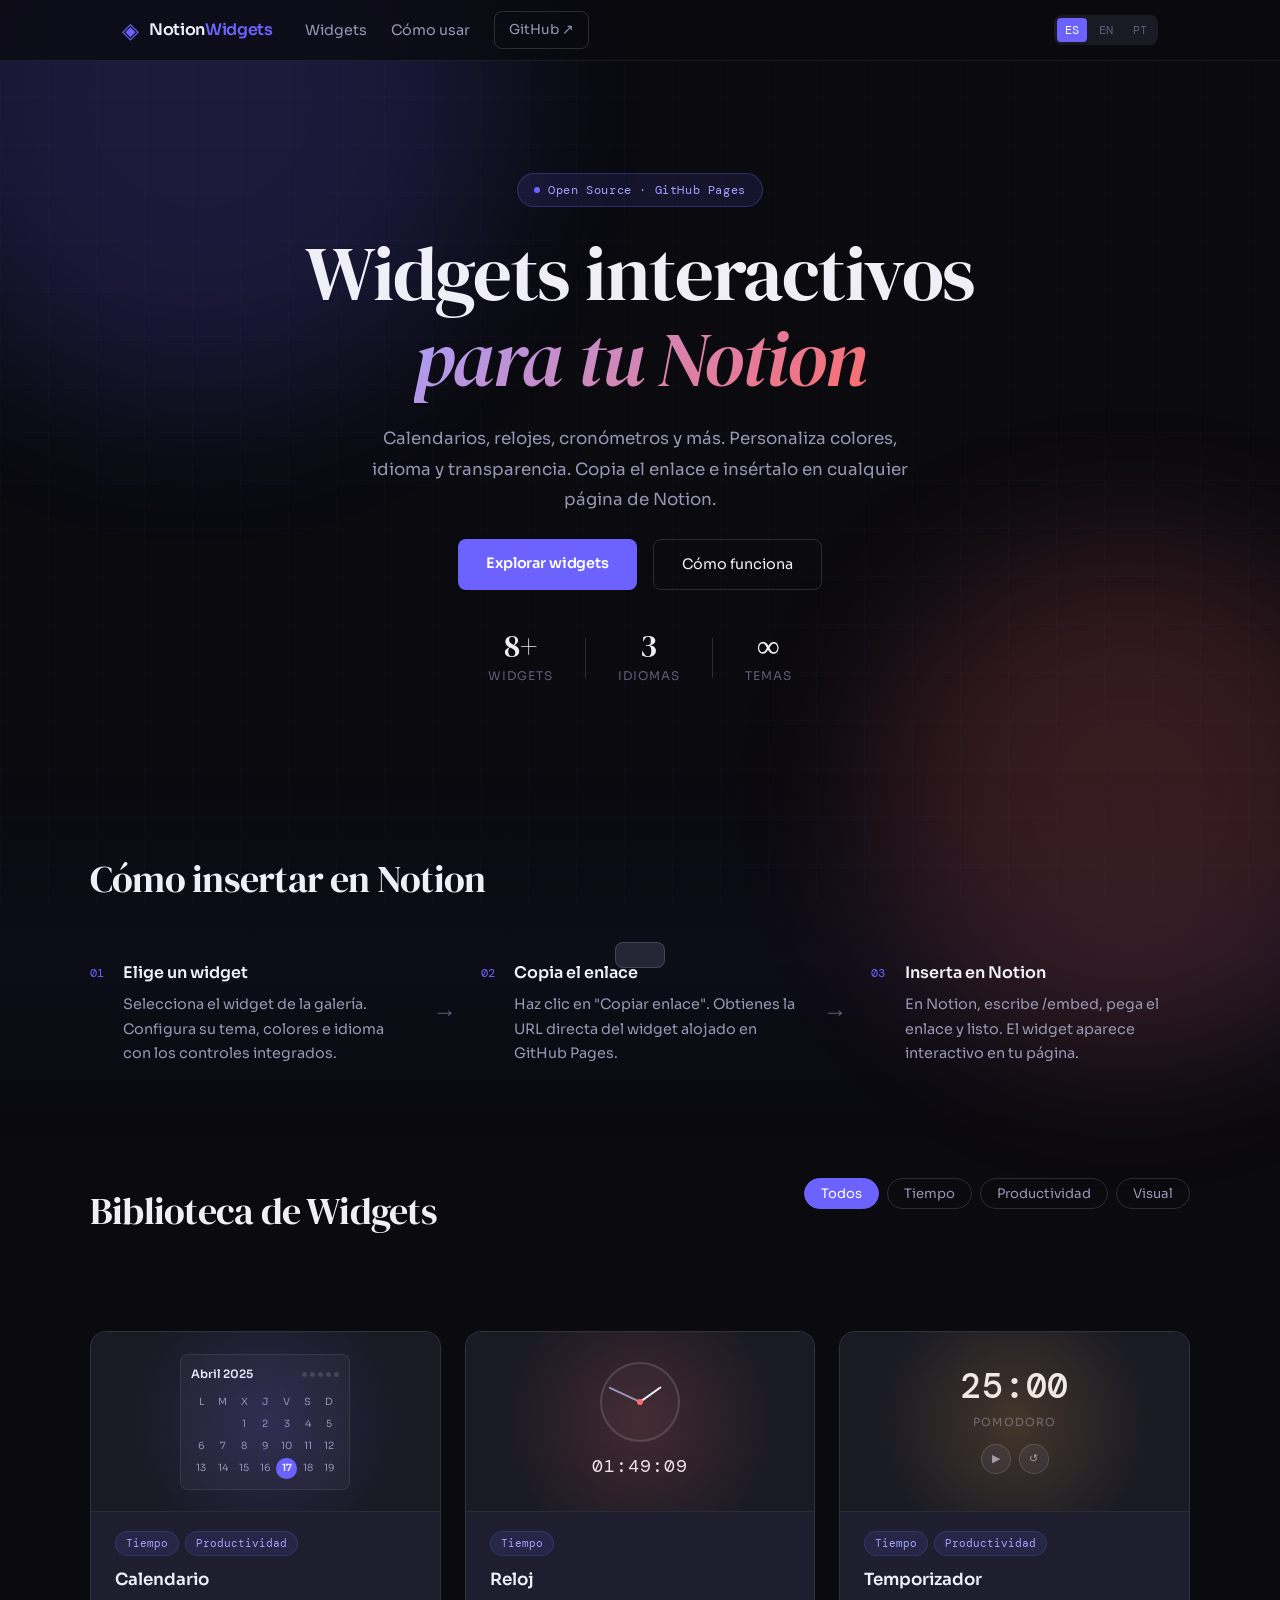
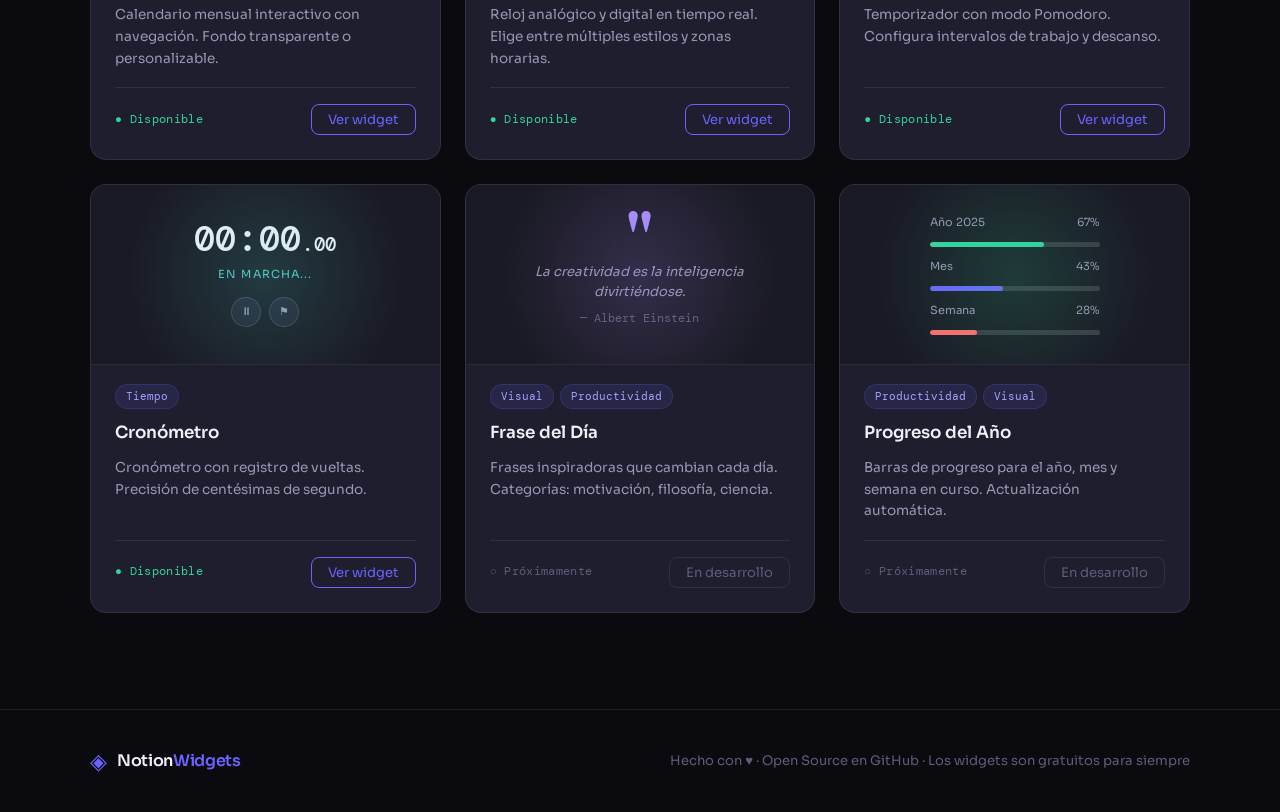
<file: index.html>
<!DOCTYPE html>
<html lang="es">
<head>
  <meta charset="UTF-8" />
  <meta name="viewport" content="width=device-width, initial-scale=1.0" />
  <title>Notion Widgets Hub</title>
  <link rel="preconnect" href="https://fonts.googleapis.com" />
  <link rel="preconnect" href="https://fonts.gstatic.com" crossorigin />
  <link href="https://fonts.googleapis.com/css2?family=DM+Serif+Display:ital@0;1&family=DM+Mono:wght@400;500&family=Sora:wght@300;400;600&display=swap" rel="stylesheet" />
  <link rel="stylesheet" href="styles.css" />
</head>
<body>

  <!-- BACKGROUND GRID -->
  <div class="bg-grid" aria-hidden="true"></div>
  <div class="bg-orb orb-1" aria-hidden="true"></div>
  <div class="bg-orb orb-2" aria-hidden="true"></div>

  <!-- NAV -->
  <nav class="nav">
    <div class="nav-inner">
      <a href="#" class="logo">
        <span class="logo-icon">◈</span>
        <span class="logo-text">Notion<em>Widgets</em></span>
      </a>
      <div class="nav-links">
        <a href="#widgets">Widgets</a>
        <a href="#how">Cómo usar</a>
        <a href="https://github.com/TU_USUARIO/notion-widgets-hub" target="_blank" class="btn-ghost">GitHub ↗</a>
      </div>
      <div class="lang-switch">
        <button class="lang-btn active" data-lang="es">ES</button>
        <button class="lang-btn" data-lang="en">EN</button>
        <button class="lang-btn" data-lang="pt">PT</button>
      </div>
    </div>
  </nav>

  <!-- HERO -->
  <header class="hero">
    <div class="hero-inner">
      <div class="hero-badge">
        <span class="dot"></span>
        <span data-i18n="badge">Open Source · GitHub Pages</span>
      </div>
      <h1 class="hero-title">
        <span data-i18n="hero_line1">Widgets interactivos</span><br/>
        <em data-i18n="hero_line2">para tu Notion</em>
      </h1>
      <p class="hero-sub" data-i18n="hero_sub">
        Calendarios, relojes, cronómetros y más. Personaliza colores, idioma y transparencia. Copia el enlace e insértalo en cualquier página de Notion.
      </p>
      <div class="hero-actions">
        <a href="#widgets" class="btn-primary" data-i18n="cta_explore">Explorar widgets</a>
        <a href="#how" class="btn-outline" data-i18n="cta_how">Cómo funciona</a>
      </div>
      <div class="hero-stats">
        <div class="stat"><span class="stat-num">8+</span><span class="stat-label" data-i18n="stat_widgets">Widgets</span></div>
        <div class="stat-sep"></div>
        <div class="stat"><span class="stat-num">3</span><span class="stat-label" data-i18n="stat_langs">Idiomas</span></div>
        <div class="stat-sep"></div>
        <div class="stat"><span class="stat-num">∞</span><span class="stat-label" data-i18n="stat_themes">Temas</span></div>
      </div>
    </div>
  </header>

  <!-- HOW TO USE -->
  <section class="how" id="how">
    <div class="container">
      <h2 class="section-title" data-i18n="how_title">Cómo insertar en Notion</h2>
      <div class="steps">
        <div class="step">
          <div class="step-num">01</div>
          <div class="step-body">
            <h3 data-i18n="step1_title">Elige un widget</h3>
            <p data-i18n="step1_desc">Selecciona el widget de la galería. Configura su tema, colores e idioma con los controles integrados.</p>
          </div>
        </div>
        <div class="step-arrow">→</div>
        <div class="step">
          <div class="step-num">02</div>
          <div class="step-body">
            <h3 data-i18n="step2_title">Copia el enlace</h3>
            <p data-i18n="step2_desc">Haz clic en <strong>"Copiar enlace"</strong>. Obtienes la URL directa del widget alojado en GitHub Pages.</p>
          </div>
        </div>
        <div class="step-arrow">→</div>
        <div class="step">
          <div class="step-num">03</div>
          <div class="step-body">
            <h3 data-i18n="step3_title">Inserta en Notion</h3>
            <p data-i18n="step3_desc">En Notion, escribe <code>/embed</code>, pega el enlace y listo. El widget aparece interactivo en tu página.</p>
          </div>
        </div>
      </div>
    </div>
  </section>

  <!-- WIDGET GALLERY -->
  <section class="gallery" id="widgets">
    <div class="container">
      <div class="gallery-header">
        <h2 class="section-title" data-i18n="gallery_title">Biblioteca de Widgets</h2>
        <div class="filter-tabs">
          <button class="filter-btn active" data-filter="all" data-i18n="filter_all">Todos</button>
          <button class="filter-btn" data-filter="time" data-i18n="filter_time">Tiempo</button>
          <button class="filter-btn" data-filter="productivity" data-i18n="filter_prod">Productividad</button>
          <button class="filter-btn" data-filter="visual" data-i18n="filter_visual">Visual</button>
        </div>
      </div>

      <div class="grid" id="widgetGrid">

        <!-- CALENDAR -->
        <article class="card" data-category="time productivity">
          <div class="card-preview" style="--card-accent: #6C63FF;">
            <div class="preview-calendar">
              <div class="cal-header">
                <span class="cal-month">Abril 2025</span>
                <div class="cal-dots"><span></span><span></span><span></span><span></span><span></span></div>
              </div>
              <div class="cal-grid">
                <span>L</span><span>M</span><span>X</span><span>J</span><span>V</span><span>S</span><span>D</span>
                <span class="empty"></span><span class="empty"></span><span>1</span><span>2</span><span>3</span><span>4</span><span>5</span>
                <span>6</span><span>7</span><span>8</span><span>9</span><span>10</span><span>11</span><span>12</span>
                <span>13</span><span>14</span><span>15</span><span>16</span><span class="today">17</span><span>18</span><span>19</span>
              </div>
            </div>
          </div>
          <div class="card-body">
            <div class="card-tags">
              <span class="tag" data-i18n="tag_time">Tiempo</span>
              <span class="tag" data-i18n="tag_prod">Productividad</span>
            </div>
            <h3 data-i18n="widget_cal">Calendario</h3>
            <p data-i18n="widget_cal_desc">Calendario mensual interactivo con navegación. Fondo transparente o personalizable.</p>
            <div class="card-footer">
              <div class="status-badge ready" data-i18n="status_ready">● Disponible</div>
              <button class="btn-card" onclick="copyLink('widget/calendar')" data-i18n="btn_copy">Ver widget</button>
            </div>
          </div>
        </article>

        <!-- CLOCK -->
        <article class="card" data-category="time">
          <div class="card-preview" style="--card-accent: #FF6B6B;">
            <div class="preview-clock">
              <div class="clock-face">
                <div class="clock-hand hour" id="demoHour"></div>
                <div class="clock-hand min" id="demoMin"></div>
                <div class="clock-center"></div>
              </div>
              <div class="clock-digital">12:34:56</div>
            </div>
          </div>
          <div class="card-body">
            <div class="card-tags">
              <span class="tag" data-i18n="tag_time">Tiempo</span>
            </div>
            <h3 data-i18n="widget_clock">Reloj</h3>
            <p data-i18n="widget_clock_desc">Reloj analógico y digital en tiempo real. Elige entre múltiples estilos y zonas horarias.</p>
            <div class="card-footer">
              <div class="status-badge ready" data-i18n="status_ready">● Disponible</div>
              <button class="btn-card" onclick="copyLink('widget/clock')" data-i18n="btn_copy">Ver widget</button>
            </div>
          </div>
        </article>

        <!-- TIMER -->
        <article class="card" data-category="time productivity">
          <div class="card-preview" style="--card-accent: #FFB347;">
            <div class="preview-timer">
              <div class="timer-display">25:00</div>
              <div class="timer-label">Pomodoro</div>
              <div class="timer-btns">
                <div class="tbtn">▶</div>
                <div class="tbtn">↺</div>
              </div>
            </div>
          </div>
          <div class="card-body">
            <div class="card-tags">
              <span class="tag" data-i18n="tag_time">Tiempo</span>
              <span class="tag" data-i18n="tag_prod">Productividad</span>
            </div>
            <h3 data-i18n="widget_timer">Temporizador</h3>
            <p data-i18n="widget_timer_desc">Temporizador con modo Pomodoro. Configura intervalos de trabajo y descanso.</p>
            <div class="card-footer">
              <div class="status-badge ready" data-i18n="status_ready">● Disponible</div>
              <button class="btn-card" onclick="copyLink('widget/timer')" data-i18n="btn_copy">Ver widget</button>
            </div>
          </div>
        </article>

        <!-- STOPWATCH -->
        <article class="card" data-category="time">
          <div class="card-preview" style="--card-accent: #4ECDC4;">
            <div class="preview-timer">
              <div class="timer-display">00:00<span style="font-size:1.2rem">.00</span></div>
              <div class="timer-label" style="color:#4ECDC4" data-i18n="prev_running">En marcha...</div>
              <div class="timer-btns">
                <div class="tbtn">⏸</div>
                <div class="tbtn">⚑</div>
              </div>
            </div>
          </div>
          <div class="card-body">
            <div class="card-tags">
              <span class="tag" data-i18n="tag_time">Tiempo</span>
            </div>
            <h3 data-i18n="widget_stop">Cronómetro</h3>
            <p data-i18n="widget_stop_desc">Cronómetro con registro de vueltas. Precisión de centésimas de segundo.</p>
            <div class="card-footer">
              <div class="status-badge ready" data-i18n="status_ready">● Disponible</div>
              <button class="btn-card" onclick="copyLink('widget/stopwatch')" data-i18n="btn_copy">Ver widget</button>
            </div>
          </div>
        </article>

        <!-- QUOTE -->
        <article class="card" data-category="visual productivity">
          <div class="card-preview" style="--card-accent: #A78BFA;">
            <div class="preview-quote">
              <div class="quote-mark">"</div>
              <p class="quote-text">La creatividad es la inteligencia divirtiéndose.</p>
              <p class="quote-author">— Albert Einstein</p>
            </div>
          </div>
          <div class="card-body">
            <div class="card-tags">
              <span class="tag" data-i18n="tag_visual">Visual</span>
              <span class="tag" data-i18n="tag_prod">Productividad</span>
            </div>
            <h3 data-i18n="widget_quote">Frase del Día</h3>
            <p data-i18n="widget_quote_desc">Frases inspiradoras que cambian cada día. Categorías: motivación, filosofía, ciencia.</p>
            <div class="card-footer">
              <div class="status-badge coming" data-i18n="status_soon">○ Próximamente</div>
              <button class="btn-card disabled" disabled data-i18n="btn_soon">En desarrollo</button>
            </div>
          </div>
        </article>

        <!-- PROGRESS -->
        <article class="card" data-category="productivity visual">
          <div class="card-preview" style="--card-accent: #34D399;">
            <div class="preview-progress">
              <div class="prog-label"><span data-i18n="prev_year">Año 2025</span><span>67%</span></div>
              <div class="prog-bar"><div class="prog-fill" style="width:67%;background:#34D399"></div></div>
              <div class="prog-label"><span data-i18n="prev_month">Mes</span><span>43%</span></div>
              <div class="prog-bar"><div class="prog-fill" style="width:43%;background:#6C63FF"></div></div>
              <div class="prog-label"><span data-i18n="prev_week">Semana</span><span>28%</span></div>
              <div class="prog-bar"><div class="prog-fill" style="width:28%;background:#FF6B6B"></div></div>
            </div>
          </div>
          <div class="card-body">
            <div class="card-tags">
              <span class="tag" data-i18n="tag_prod">Productividad</span>
              <span class="tag" data-i18n="tag_visual">Visual</span>
            </div>
            <h3 data-i18n="widget_prog">Progreso del Año</h3>
            <p data-i18n="widget_prog_desc">Barras de progreso para el año, mes y semana en curso. Actualización automática.</p>
            <div class="card-footer">
              <div class="status-badge coming" data-i18n="status_soon">○ Próximamente</div>
              <button class="btn-card disabled" disabled data-i18n="btn_soon">En desarrollo</button>
            </div>
          </div>
        </article>

      </div>
    </div>
  </section>

  <!-- FOOTER -->
  <footer class="footer">
    <div class="container footer-inner">
      <div class="logo">
        <span class="logo-icon">◈</span>
        <span class="logo-text">Notion<em>Widgets</em></span>
      </div>
      <p class="footer-copy" data-i18n="footer">Hecho con ♥ · Open Source en GitHub · Los widgets son gratuitos para siempre</p>
    </div>
  </footer>

  <!-- TOAST -->
  <div class="toast" id="toast"></div>

  <script src="script.js"></script>
</body>
</html>
</file>
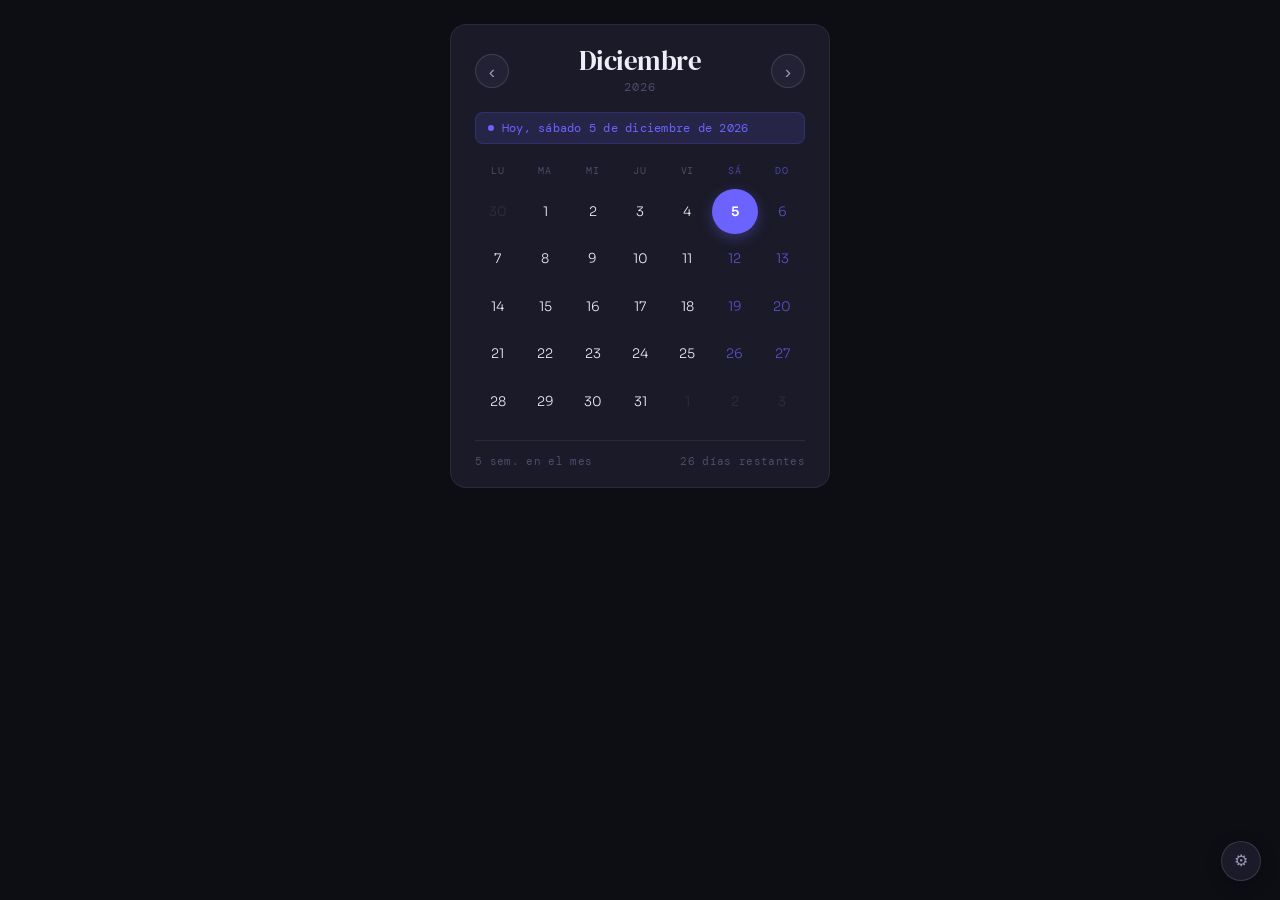
<file: widget/calendar/index.html>
<!DOCTYPE html>
<html lang="es">
<head>
  <meta charset="UTF-8" />
  <meta name="viewport" content="width=device-width, initial-scale=1.0" />
  <title>Calendario · Notion Widget</title>
  <link rel="preconnect" href="https://fonts.googleapis.com" />
  <link rel="preconnect" href="https://fonts.gstatic.com" crossorigin />
  <link href="https://fonts.googleapis.com/css2?family=DM+Serif+Display:ital@0;1&family=DM+Mono:wght@400;500&family=Sora:wght@300;400;600&display=swap" rel="stylesheet" />
  <link rel="stylesheet" href="styles.css" />
</head>
<body>

  <!-- PANEL DE CONFIGURACIÓN (se oculta en embed de Notion) -->
  <aside class="config-panel" id="configPanel">
    <div class="config-header">
      <span class="config-title">⚙ Personalizar</span>
      <button class="config-toggle" id="configToggle" title="Cerrar">✕</button>
    </div>

    <!-- IDIOMA -->
    <div class="config-group">
      <label class="config-label" data-i18n="cfg_lang">Idioma</label>
      <div class="pill-group" id="langGroup">
        <button class="pill active" data-val="es">ES</button>
        <button class="pill" data-val="en">EN</button>
        <button class="pill" data-val="pt">PT</button>
      </div>
    </div>

    <!-- TEMA -->
    <div class="config-group">
      <label class="config-label" data-i18n="cfg_theme">Tema</label>
      <div class="pill-group" id="themeGroup">
        <button class="pill active" data-val="dark" data-i18n="theme_dark">Oscuro</button>
        <button class="pill" data-val="light" data-i18n="theme_light">Claro</button>
        <button class="pill" data-val="transparent" data-i18n="theme_trans">Cristal</button>
      </div>
    </div>

    <!-- COLOR ACENTO -->
    <div class="config-group">
      <label class="config-label" data-i18n="cfg_accent">Color acento</label>
      <div class="color-swatches" id="accentGroup">
        <button class="swatch active" data-color="#6C63FF" style="background:#6C63FF"></button>
        <button class="swatch" data-color="#FF6B6B" style="background:#FF6B6B"></button>
        <button class="swatch" data-color="#4ECDC4" style="background:#4ECDC4"></button>
        <button class="swatch" data-color="#FFB347" style="background:#FFB347"></button>
        <button class="swatch" data-color="#34D399" style="background:#34D399"></button>
        <button class="swatch" data-color="#F472B6" style="background:#F472B6"></button>
        <button class="swatch custom-swatch">
          <input type="color" id="customColor" value="#6C63FF" title="Color personalizado" />
        </button>
      </div>
    </div>

    <!-- FORMATO SEMANA -->
    <div class="config-group">
      <label class="config-label" data-i18n="cfg_start">Inicio semana</label>
      <div class="pill-group" id="startGroup">
        <button class="pill active" data-val="mon" data-i18n="start_mon">Lunes</button>
        <button class="pill" data-val="sun" data-i18n="start_sun">Domingo</button>
      </div>
    </div>

    <!-- MOSTRAR SEMANA DEL AÑO -->
    <div class="config-group">
      <label class="config-label" data-i18n="cfg_week">N.º de semana</label>
      <div class="pill-group" id="weekNumGroup">
        <button class="pill active" data-val="no" data-i18n="weeknum_no">No</button>
        <button class="pill" data-val="yes" data-i18n="weeknum_yes">Sí</button>
      </div>
    </div>

    <div class="config-footer">
      <button class="btn-copy" id="btnCopyLink" data-i18n="btn_copy_link">📋 Copiar enlace Notion</button>
    </div>
  </aside>

  <!-- BOTÓN FLOTANTE PARA ABRIR CONFIG -->
  <button class="fab" id="fabConfig" title="Configurar widget">⚙</button>

  <!-- WIDGET PRINCIPAL -->
  <main class="widget" id="widget">

    <!-- CABECERA -->
    <header class="cal-header">
      <button class="nav-btn" id="prevMonth">‹</button>
      <div class="cal-title-wrap">
        <h1 class="cal-month-name" id="monthName">Abril</h1>
        <span class="cal-year" id="yearName">2025</span>
      </div>
      <button class="nav-btn" id="nextMonth">›</button>
    </header>

    <!-- HOY -->
    <div class="today-strip" id="todayStrip">
      <span class="today-dot"></span>
      <span id="todayLabel">Hoy, jueves 17 de abril de 2025</span>
    </div>

    <!-- GRID DÍAS -->
    <div class="cal-grid-wrap">
      <div class="cal-days-header" id="daysHeader"></div>
      <div class="cal-grid" id="calGrid"></div>
    </div>

    <!-- MINI INFO MES -->
    <footer class="cal-footer">
      <span id="footerWeeks"></span>
      <span id="footerDaysLeft"></span>
    </footer>

  </main>

  <!-- TOAST -->
  <div class="toast" id="toast"></div>

  <script src="script.js"></script>
</body>
</html>
</file>
<file: styles.css>
/* ===========================
   NOTION WIDGETS HUB — styles.css
   =========================== */

:root {
  --accent: #6C63FF;
  --accent2: #FF6B6B;
  --bg: #0A0A0F;
  --bg2: #111118;
  --bg3: #1A1A24;
  --surface: #1E1E2E;
  --surface2: #252535;
  --border: rgba(255,255,255,0.08);
  --border2: rgba(255,255,255,0.14);
  --text: #F0EFF8;
  --text2: #9896B4;
  --text3: #5E5C7A;
  --font-display: 'DM Serif Display', serif;
  --font-body: 'Sora', sans-serif;
  --font-mono: 'DM Mono', monospace;
  --radius: 16px;
  --radius-sm: 8px;
  --radius-xs: 4px;
  --transition: 0.25s cubic-bezier(0.4, 0, 0.2, 1);
}

*, *::before, *::after { box-sizing: border-box; margin: 0; padding: 0; }

html { scroll-behavior: smooth; }

body {
  font-family: var(--font-body);
  background: var(--bg);
  color: var(--text);
  min-height: 100vh;
  overflow-x: hidden;
  font-size: 15px;
  line-height: 1.7;
}

/* BACKGROUND */
.bg-grid {
  position: fixed;
  inset: 0;
  background-image:
    linear-gradient(rgba(108,99,255,0.035) 1px, transparent 1px),
    linear-gradient(90deg, rgba(108,99,255,0.035) 1px, transparent 1px);
  background-size: 48px 48px;
  pointer-events: none;
  z-index: 0;
}

.bg-orb {
  position: fixed;
  border-radius: 50%;
  filter: blur(80px);
  pointer-events: none;
  z-index: 0;
  opacity: 0.18;
}
.orb-1 { width: 600px; height: 600px; background: #6C63FF; top: -200px; left: -100px; }
.orb-2 { width: 500px; height: 500px; background: #FF6B6B; bottom: -150px; right: -100px; }

/* NAV */
.nav {
  position: sticky;
  top: 0;
  z-index: 100;
  backdrop-filter: blur(20px);
  background: rgba(10, 10, 15, 0.75);
  border-bottom: 1px solid var(--border);
}

.nav-inner {
  max-width: 1100px;
  margin: 0 auto;
  padding: 0 2rem;
  height: 60px;
  display: flex;
  align-items: center;
  gap: 2rem;
}

.logo {
  display: flex;
  align-items: center;
  gap: 10px;
  text-decoration: none;
  color: var(--text);
  flex-shrink: 0;
}
.logo-icon { font-size: 1.4rem; color: var(--accent); }
.logo-text { font-family: var(--font-body); font-weight: 600; font-size: 1rem; letter-spacing: -0.02em; }
.logo-text em { font-style: normal; color: var(--accent); }

.nav-links {
  display: flex;
  align-items: center;
  gap: 1.5rem;
  flex: 1;
}
.nav-links a {
  text-decoration: none;
  color: var(--text2);
  font-size: 0.9rem;
  transition: color var(--transition);
}
.nav-links a:hover { color: var(--text); }

.btn-ghost {
  padding: 6px 14px;
  border: 1px solid var(--border2);
  border-radius: var(--radius-sm);
  font-size: 0.85rem !important;
  transition: border-color var(--transition), color var(--transition) !important;
}
.btn-ghost:hover { border-color: var(--accent) !important; color: var(--accent) !important; }

.lang-switch {
  display: flex;
  gap: 4px;
  background: var(--bg3);
  border-radius: var(--radius-sm);
  padding: 3px;
}
.lang-btn {
  background: none;
  border: none;
  color: var(--text3);
  font-family: var(--font-mono);
  font-size: 0.75rem;
  padding: 4px 8px;
  border-radius: var(--radius-xs);
  cursor: pointer;
  transition: background var(--transition), color var(--transition);
}
.lang-btn.active {
  background: var(--accent);
  color: #fff;
}

/* HERO */
.hero {
  position: relative;
  z-index: 1;
  padding: 7rem 2rem 5rem;
  text-align: center;
}

.hero-inner {
  max-width: 760px;
  margin: 0 auto;
  display: flex;
  flex-direction: column;
  align-items: center;
  gap: 1.5rem;
}

.hero-badge {
  display: inline-flex;
  align-items: center;
  gap: 8px;
  padding: 6px 16px;
  background: rgba(108, 99, 255, 0.12);
  border: 1px solid rgba(108, 99, 255, 0.3);
  border-radius: 100px;
  font-family: var(--font-mono);
  font-size: 0.75rem;
  color: #A5A0FF;
  letter-spacing: 0.05em;
}
.dot {
  width: 6px; height: 6px;
  border-radius: 50%;
  background: #6C63FF;
  animation: pulse 2s infinite;
}
@keyframes pulse {
  0%, 100% { opacity: 1; }
  50% { opacity: 0.3; }
}

.hero-title {
  font-family: var(--font-display);
  font-size: clamp(2.8rem, 6vw, 5rem);
  font-weight: 400;
  line-height: 1.1;
  letter-spacing: -0.02em;
  color: var(--text);
}
.hero-title em {
  font-style: italic;
  background: linear-gradient(135deg, #A5A0FF, #FF6B6B);
  -webkit-background-clip: text;
  -webkit-text-fill-color: transparent;
  background-clip: text;
}

.hero-sub {
  max-width: 560px;
  color: var(--text2);
  font-size: 1.05rem;
  line-height: 1.8;
}

.hero-actions {
  display: flex;
  gap: 1rem;
  flex-wrap: wrap;
  justify-content: center;
}

.btn-primary {
  padding: 12px 28px;
  background: var(--accent);
  color: #fff;
  border-radius: var(--radius-sm);
  text-decoration: none;
  font-weight: 600;
  font-size: 0.9rem;
  letter-spacing: -0.01em;
  transition: transform var(--transition), box-shadow var(--transition);
}
.btn-primary:hover {
  transform: translateY(-2px);
  box-shadow: 0 8px 30px rgba(108, 99, 255, 0.4);
}

.btn-outline {
  padding: 12px 28px;
  border: 1px solid var(--border2);
  color: var(--text);
  border-radius: var(--radius-sm);
  text-decoration: none;
  font-weight: 400;
  font-size: 0.9rem;
  transition: border-color var(--transition), background var(--transition);
}
.btn-outline:hover {
  border-color: var(--accent);
  background: rgba(108, 99, 255, 0.08);
}

.hero-stats {
  display: flex;
  align-items: center;
  gap: 2rem;
  margin-top: 1rem;
}
.stat { text-align: center; }
.stat-num {
  display: block;
  font-family: var(--font-display);
  font-size: 2rem;
  color: var(--text);
  line-height: 1;
}
.stat-label {
  display: block;
  font-size: 0.75rem;
  color: var(--text3);
  letter-spacing: 0.08em;
  text-transform: uppercase;
  margin-top: 4px;
}
.stat-sep {
  width: 1px;
  height: 40px;
  background: var(--border2);
}

/* HOW TO USE */
.how {
  position: relative;
  z-index: 1;
  padding: 5rem 2rem;
  background: linear-gradient(180deg, transparent, rgba(108,99,255,0.04), transparent);
}

.container {
  max-width: 1100px;
  margin: 0 auto;
}

.section-title {
  font-family: var(--font-display);
  font-size: clamp(1.8rem, 3vw, 2.6rem);
  font-weight: 400;
  letter-spacing: -0.02em;
  margin-bottom: 3rem;
}

.steps {
  display: flex;
  align-items: flex-start;
  gap: 1rem;
  flex-wrap: wrap;
}

.step {
  flex: 1;
  min-width: 220px;
  display: flex;
  gap: 1.2rem;
}
.step-num {
  font-family: var(--font-mono);
  font-size: 0.75rem;
  color: var(--accent);
  padding-top: 4px;
  flex-shrink: 0;
}
.step-body h3 {
  font-size: 1rem;
  font-weight: 600;
  margin-bottom: 6px;
  color: var(--text);
}
.step-body p {
  font-size: 0.9rem;
  color: var(--text2);
}
.step-body code {
  font-family: var(--font-mono);
  font-size: 0.82rem;
  background: rgba(108,99,255,0.15);
  color: #A5A0FF;
  padding: 2px 6px;
  border-radius: var(--radius-xs);
}
.step-arrow {
  font-size: 1.5rem;
  color: var(--text3);
  align-self: center;
  padding: 0 0.5rem;
  flex-shrink: 0;
}

/* GALLERY */
.gallery {
  position: relative;
  z-index: 1;
  padding: 2rem 2rem 6rem;
}

.gallery-header {
  display: flex;
  align-items: flex-start;
  justify-content: space-between;
  flex-wrap: wrap;
  gap: 1.5rem;
  margin-bottom: 2.5rem;
}

.filter-tabs {
  display: flex;
  gap: 8px;
  flex-wrap: wrap;
}
.filter-btn {
  padding: 6px 16px;
  border-radius: 100px;
  border: 1px solid var(--border2);
  background: none;
  color: var(--text2);
  font-family: var(--font-body);
  font-size: 0.82rem;
  cursor: pointer;
  transition: all var(--transition);
}
.filter-btn.active {
  background: var(--accent);
  border-color: var(--accent);
  color: #fff;
}
.filter-btn:not(.active):hover {
  border-color: var(--accent);
  color: var(--accent);
}

.grid {
  display: grid;
  grid-template-columns: repeat(auto-fill, minmax(300px, 1fr));
  gap: 1.5rem;
}

/* CARDS */
.card {
  background: var(--surface);
  border: 1px solid var(--border);
  border-radius: var(--radius);
  overflow: hidden;
  transition: transform var(--transition), border-color var(--transition), box-shadow var(--transition);
  display: flex;
  flex-direction: column;
}
.card:hover {
  transform: translateY(-4px);
  border-color: var(--border2);
  box-shadow: 0 20px 60px rgba(0,0,0,0.3);
}

.card-preview {
  height: 180px;
  background: var(--bg3);
  display: flex;
  align-items: center;
  justify-content: center;
  border-bottom: 1px solid var(--border);
  position: relative;
  overflow: hidden;
}
.card-preview::before {
  content: '';
  position: absolute;
  inset: 0;
  background: radial-gradient(circle at 50% 50%, color-mix(in srgb, var(--card-accent) 18%, transparent), transparent 70%);
}

/* PREVIEW COMPONENTS */
.preview-calendar {
  width: 170px;
  background: rgba(255,255,255,0.04);
  border: 1px solid var(--border);
  border-radius: var(--radius-sm);
  padding: 10px;
  font-size: 0.7rem;
}
.cal-header { display: flex; justify-content: space-between; align-items: center; margin-bottom: 8px; }
.cal-month { font-weight: 600; font-size: 0.72rem; }
.cal-dots { display: flex; gap: 3px; }
.cal-dots span { width: 5px; height: 5px; border-radius: 50%; background: var(--border2); }
.cal-grid { display: grid; grid-template-columns: repeat(7, 1fr); gap: 1px; text-align: center; }
.cal-grid span { padding: 2px; color: var(--text2); font-size: 0.62rem; }
.cal-grid .empty { opacity: 0; }
.cal-grid .today {
  background: var(--accent);
  color: #fff;
  border-radius: 50%;
  font-weight: 600;
}

.preview-clock {
  display: flex;
  flex-direction: column;
  align-items: center;
  gap: 10px;
}
.clock-face {
  width: 80px; height: 80px;
  border-radius: 50%;
  border: 2px solid var(--border2);
  position: relative;
  background: rgba(255,255,255,0.02);
}
.clock-hand {
  position: absolute;
  bottom: 50%;
  left: 50%;
  transform-origin: bottom center;
  border-radius: 2px;
}
.clock-hand.hour { width: 2px; height: 26px; margin-left: -1px; background: var(--text); transform: rotate(150deg); }
.clock-hand.min  { width: 1.5px; height: 34px; margin-left: -0.75px; background: var(--text2); transform: rotate(210deg); }
.clock-center {
  position: absolute;
  width: 6px; height: 6px;
  background: #FF6B6B;
  border-radius: 50%;
  top: 50%; left: 50%;
  transform: translate(-50%, -50%);
}
.clock-digital {
  font-family: var(--font-mono);
  font-size: 1.1rem;
  color: var(--text);
  letter-spacing: 0.05em;
}

.preview-timer {
  text-align: center;
  display: flex;
  flex-direction: column;
  align-items: center;
  gap: 8px;
}
.timer-display {
  font-family: var(--font-mono);
  font-size: 2.2rem;
  font-weight: 500;
  color: var(--text);
  letter-spacing: 0.02em;
  line-height: 1;
}
.timer-label { font-size: 0.7rem; color: var(--text3); text-transform: uppercase; letter-spacing: 0.1em; }
.timer-btns { display: flex; gap: 8px; margin-top: 4px; }
.tbtn {
  width: 30px; height: 30px;
  border-radius: 50%;
  background: var(--surface2);
  border: 1px solid var(--border2);
  display: flex; align-items: center; justify-content: center;
  font-size: 0.7rem;
  color: var(--text2);
}

.preview-quote {
  padding: 1.5rem;
  text-align: center;
}
.quote-mark {
  font-family: var(--font-display);
  font-size: 4rem;
  line-height: 0.5;
  color: #A78BFA;
  margin-bottom: 10px;
}
.quote-text { font-style: italic; font-size: 0.82rem; color: var(--text2); line-height: 1.5; }
.quote-author { font-size: 0.72rem; color: var(--text3); margin-top: 8px; font-family: var(--font-mono); }

.preview-progress { width: 170px; display: flex; flex-direction: column; gap: 10px; }
.prog-label { display: flex; justify-content: space-between; font-size: 0.7rem; color: var(--text2); }
.prog-bar { height: 5px; background: var(--border2); border-radius: 100px; overflow: hidden; }
.prog-fill { height: 100%; border-radius: 100px; }

/* CARD BODY */
.card-body {
  padding: 1.2rem 1.5rem 1.5rem;
  display: flex;
  flex-direction: column;
  gap: 0.6rem;
  flex: 1;
}

.card-tags { display: flex; gap: 6px; flex-wrap: wrap; }
.tag {
  font-size: 0.7rem;
  padding: 2px 10px;
  border-radius: 100px;
  background: rgba(108,99,255,0.12);
  color: #A5A0FF;
  border: 1px solid rgba(108,99,255,0.2);
  font-family: var(--font-mono);
}

.card-body h3 {
  font-size: 1.05rem;
  font-weight: 600;
  color: var(--text);
}

.card-body p {
  font-size: 0.85rem;
  color: var(--text2);
  line-height: 1.6;
  flex: 1;
}

.card-footer {
  display: flex;
  align-items: center;
  justify-content: space-between;
  margin-top: 0.5rem;
  padding-top: 1rem;
  border-top: 1px solid var(--border);
}

.status-badge {
  font-family: var(--font-mono);
  font-size: 0.72rem;
  letter-spacing: 0.03em;
}
.status-badge.ready { color: #34D399; }
.status-badge.coming { color: var(--text3); }

.btn-card {
  padding: 6px 16px;
  border-radius: var(--radius-sm);
  border: 1px solid var(--accent);
  background: none;
  color: var(--accent);
  font-family: var(--font-body);
  font-size: 0.82rem;
  cursor: pointer;
  transition: all var(--transition);
}
.btn-card:hover:not(.disabled) {
  background: var(--accent);
  color: #fff;
}
.btn-card.disabled {
  border-color: var(--border);
  color: var(--text3);
  cursor: not-allowed;
}

/* FOOTER */
.footer {
  position: relative;
  z-index: 1;
  border-top: 1px solid var(--border);
  padding: 2rem;
}
.footer-inner {
  display: flex;
  align-items: center;
  justify-content: space-between;
  flex-wrap: wrap;
  gap: 1rem;
}
.footer-copy {
  font-size: 0.82rem;
  color: var(--text3);
}

/* TOAST */
.toast {
  position: fixed;
  bottom: 2rem;
  left: 50%;
  transform: translateX(-50%) translateY(100px);
  background: var(--surface2);
  border: 1px solid var(--border2);
  color: var(--text);
  padding: 12px 24px;
  border-radius: var(--radius-sm);
  font-size: 0.85rem;
  font-family: var(--font-mono);
  z-index: 999;
  transition: transform 0.3s cubic-bezier(0.34, 1.56, 0.64, 1);
  backdrop-filter: blur(10px);
}
.toast.show {
  transform: translateX(-50%) translateY(0);
}

/* HIDDEN */
.card.hidden { display: none; }

/* ── MODAL PREVIEW ──────────────────────────────────────── */
#widgetModal {
  position: fixed;
  inset: 0;
  z-index: 500;
  display: flex;
  align-items: center;
  justify-content: center;
  padding: 1.5rem;
  opacity: 0;
  transition: opacity 0.25s ease;
  pointer-events: none;
}
#widgetModal.visible {
  opacity: 1;
  pointer-events: all;
}
.modal-backdrop {
  position: absolute;
  inset: 0;
  background: rgba(0,0,0,0.75);
  backdrop-filter: blur(6px);
}
.modal-box {
  position: relative;
  z-index: 1;
  width: 100%;
  max-width: 500px;
  background: var(--bg2);
  border: 1px solid var(--border2);
  border-radius: var(--radius);
  overflow: hidden;
  display: flex;
  flex-direction: column;
  transform: translateY(20px);
  transition: transform 0.3s cubic-bezier(0.34,1.56,0.64,1);
  box-shadow: 0 40px 100px rgba(0,0,0,0.6);
}
#widgetModal.visible .modal-box { transform: translateY(0); }
.modal-header {
  display: flex;
  align-items: center;
  justify-content: space-between;
  padding: 0.85rem 1.2rem;
  border-bottom: 1px solid var(--border);
  gap: 0.6rem;
  flex-wrap: wrap;
}
.modal-title {
  font-family: var(--font-mono);
  font-size: 0.7rem;
  color: var(--text3);
  letter-spacing: 0.08em;
  text-transform: uppercase;
  flex-shrink: 0;
}
.modal-actions { display: flex; gap: 6px; align-items: center; margin-left: auto; }
.modal-btn-copy {
  padding: 5px 12px;
  border-radius: var(--radius-sm);
  border: 1px solid var(--accent);
  background: none;
  color: var(--accent);
  font-family: var(--font-body);
  font-size: 0.78rem;
  cursor: pointer;
  transition: all var(--transition);
  white-space: nowrap;
}
.modal-btn-copy:hover { background: var(--accent); color: #fff; }
.modal-btn-open {
  padding: 5px 10px;
  border-radius: var(--radius-sm);
  border: 1px solid var(--border2);
  background: none;
  color: var(--text2);
  font-size: 0.78rem;
  text-decoration: none;
  transition: all var(--transition);
  white-space: nowrap;
}
.modal-btn-open:hover { border-color: var(--accent); color: var(--accent); }
.modal-btn-close {
  width: 28px; height: 28px;
  border-radius: 50%;
  border: 1px solid var(--border2);
  background: none;
  color: var(--text3);
  font-size: 0.85rem;
  cursor: pointer;
  display: flex; align-items: center; justify-content: center;
  transition: all var(--transition);
  flex-shrink: 0;
}
.modal-btn-close:hover { background: var(--surface); color: var(--text); }
.modal-url-bar {
  background: var(--bg3);
  padding: 6px 1.2rem;
  border-bottom: 1px solid var(--border);
}
.modal-url-text {
  font-family: var(--font-mono);
  font-size: 0.66rem;
  color: var(--text3);
  word-break: break-all;
  line-height: 1.6;
}
.modal-iframe-wrap {
  width: 100%;
  height: 430px;
  background: #0D0D14;
}
.modal-iframe-wrap iframe {
  width: 100%;
  height: 100%;
  border: none;
  display: block;
}

/* RESPONSIVE */
@media (max-width: 768px) {
  .nav-inner { gap: 1rem; }
  .nav-links { display: none; }
  .hero { padding: 5rem 1.5rem 3rem; }
  .hero-stats { gap: 1.5rem; }
  .how { padding: 3rem 1.5rem; }
  .step-arrow { display: none; }
  .gallery { padding: 2rem 1.5rem 4rem; }
  .gallery-header { flex-direction: column; }
  .section-title { margin-bottom: 1.5rem; }
  .grid { grid-template-columns: 1fr; }
  .footer-inner { flex-direction: column; align-items: flex-start; }
}

/* SCROLL FADE IN */
.card {
  opacity: 0;
  transform: translateY(20px);
  transition: opacity 0.5s ease, transform 0.5s ease, border-color var(--transition), box-shadow var(--transition);
}
.card.visible {
  opacity: 1;
  transform: translateY(0);
}
.card:hover {
  transform: translateY(-4px);
}
</file>
<file: widget/calendar/styles.css>
/* ===========================
   NOTION WIDGET — Calendario
   styles.css  (rama: widget/calendar)
   =========================== */

/* ── VARIABLES / TEMAS ──────────────────────────────── */
:root {
  --accent: #6C63FF;
  --accent-soft: rgba(108,99,255,0.15);
  --accent-glow: rgba(108,99,255,0.35);
  --radius: 16px;
  --radius-sm: 8px;
  --radius-xs: 4px;
  --font-display: 'DM Serif Display', serif;
  --font-body: 'Sora', sans-serif;
  --font-mono: 'DM Mono', monospace;
  --transition: 0.2s cubic-bezier(0.4,0,0.2,1);
  --cell-size: 40px;
}

/* TEMA OSCURO (por defecto) */
body.theme-dark {
  --bg: #0D0D14;
  --bg2: #14141F;
  --surface: #1A1A28;
  --surface2: #222234;
  --border: rgba(255,255,255,0.07);
  --border2: rgba(255,255,255,0.13);
  --text: #EEEDF8;
  --text2: #9896B4;
  --text3: #4E4C6A;
  --today-bg: var(--accent);
  --today-text: #fff;
}

/* TEMA CLARO */
body.theme-light {
  --bg: #F5F4FC;
  --bg2: #ECEAF8;
  --surface: #FFFFFF;
  --surface2: #F0EFF9;
  --border: rgba(0,0,0,0.08);
  --border2: rgba(0,0,0,0.14);
  --text: #1A1830;
  --text2: #6B6890;
  --text3: #B0AEC8;
  --today-bg: var(--accent);
  --today-text: #fff;
}

/* TEMA CRISTAL / TRANSPARENTE */
body.theme-transparent {
  --bg: transparent;
  --bg2: rgba(255,255,255,0.04);
  --surface: rgba(255,255,255,0.06);
  --surface2: rgba(255,255,255,0.09);
  --border: rgba(255,255,255,0.1);
  --border2: rgba(255,255,255,0.18);
  --text: #FFFFFF;
  --text2: rgba(255,255,255,0.6);
  --text3: rgba(255,255,255,0.3);
  --today-bg: var(--accent);
  --today-text: #fff;
}

/* ── RESET ──────────────────────────────────────────── */
*, *::before, *::after { box-sizing: border-box; margin: 0; padding: 0; }
html, body { width: 100%; min-height: 100vh; }

body {
  font-family: var(--font-body);
  background: var(--bg);
  color: var(--text);
  display: flex;
  align-items: flex-start;
  justify-content: center;
  padding: 1.5rem 1rem 1rem;
  transition: background 0.3s;
  position: relative;
}

/* ── WIDGET PRINCIPAL ───────────────────────────────── */
.widget {
  width: 100%;
  max-width: 380px;
  background: var(--surface);
  border: 1px solid var(--border);
  border-radius: var(--radius);
  padding: 1.4rem 1.5rem 1.2rem;
  display: flex;
  flex-direction: column;
  gap: 1rem;
  backdrop-filter: blur(20px);
  -webkit-backdrop-filter: blur(20px);
}

/* ── CABECERA ───────────────────────────────────────── */
.cal-header {
  display: flex;
  align-items: center;
  justify-content: space-between;
}

.cal-title-wrap {
  text-align: center;
}

.cal-month-name {
  font-family: var(--font-display);
  font-size: 1.7rem;
  font-weight: 400;
  color: var(--text);
  line-height: 1;
  letter-spacing: -0.02em;
}

.cal-year {
  font-family: var(--font-mono);
  font-size: 0.75rem;
  color: var(--text3);
  letter-spacing: 0.1em;
}

.nav-btn {
  width: 34px; height: 34px;
  border-radius: 50%;
  border: 1px solid var(--border2);
  background: var(--surface2);
  color: var(--text2);
  font-size: 1.2rem;
  cursor: pointer;
  display: flex; align-items: center; justify-content: center;
  transition: all var(--transition);
  line-height: 1;
}
.nav-btn:hover {
  border-color: var(--accent);
  color: var(--accent);
  background: var(--accent-soft);
}

/* ── HOY STRIP ──────────────────────────────────────── */
.today-strip {
  display: flex;
  align-items: center;
  gap: 8px;
  padding: 7px 12px;
  background: var(--accent-soft);
  border-radius: var(--radius-sm);
  font-size: 0.78rem;
  color: var(--accent);
  font-family: var(--font-mono);
  letter-spacing: 0.02em;
  border: 1px solid rgba(108,99,255,0.2);
}

.today-dot {
  width: 6px; height: 6px;
  border-radius: 50%;
  background: var(--accent);
  flex-shrink: 0;
  animation: pulse 2s infinite;
}

@keyframes pulse {
  0%, 100% { opacity: 1; transform: scale(1); }
  50% { opacity: 0.4; transform: scale(0.8); }
}

/* ── GRID ───────────────────────────────────────────── */
.cal-grid-wrap {
  display: flex;
  flex-direction: column;
  gap: 4px;
}

.cal-days-header {
  display: grid;
  grid-template-columns: repeat(7, 1fr);
  gap: 2px;
  margin-bottom: 4px;
}

/* Si se muestran números de semana, 8 cols */
.show-weeknum .cal-days-header,
.show-weeknum .cal-grid {
  grid-template-columns: 28px repeat(7, 1fr);
}

.day-label {
  font-family: var(--font-mono);
  font-size: 0.65rem;
  color: var(--text3);
  text-align: center;
  padding: 4px 0;
  letter-spacing: 0.08em;
  text-transform: uppercase;
}

.day-label.weekend { color: var(--accent); opacity: 0.6; }

.week-num-label {
  font-family: var(--font-mono);
  font-size: 0.6rem;
  color: var(--text3);
  text-align: center;
  padding: 4px 0;
}

.cal-grid {
  display: grid;
  grid-template-columns: repeat(7, 1fr);
  gap: 2px;
}

.cal-cell {
  aspect-ratio: 1;
  display: flex;
  align-items: center;
  justify-content: center;
  font-size: 0.82rem;
  font-family: var(--font-body);
  border-radius: var(--radius-xs);
  cursor: default;
  transition: background var(--transition), color var(--transition);
  position: relative;
  color: var(--text2);
  font-weight: 300;
}

.cal-cell.cur-month {
  color: var(--text);
}

.cal-cell.other-month {
  color: var(--text3);
  opacity: 0.4;
}

.cal-cell.weekend.cur-month {
  color: var(--accent);
  opacity: 0.75;
}

.cal-cell.today {
  background: var(--today-bg);
  color: var(--today-text) !important;
  font-weight: 600;
  border-radius: 50%;
  box-shadow: 0 4px 14px var(--accent-glow);
  opacity: 1 !important;
}

.cal-cell:not(.empty):hover:not(.today) {
  background: var(--surface2);
  border-radius: 50%;
}

.cal-cell.week-num {
  font-family: var(--font-mono);
  font-size: 0.6rem;
  color: var(--text3);
  aspect-ratio: auto;
  padding: 2px 0;
  cursor: default;
}

/* ── FOOTER DEL CALENDARIO ──────────────────────────── */
.cal-footer {
  display: flex;
  justify-content: space-between;
  padding-top: 0.8rem;
  border-top: 1px solid var(--border);
  font-family: var(--font-mono);
  font-size: 0.68rem;
  color: var(--text3);
  letter-spacing: 0.03em;
}

/* ── PANEL DE CONFIGURACIÓN ─────────────────────────── */
.config-panel {
  position: fixed;
  top: 0; right: 0;
  width: 240px;
  height: 100%;
  background: var(--bg2, #14141F);
  border-left: 1px solid var(--border2, rgba(255,255,255,0.13));
  padding: 1.2rem 1.2rem 2rem;
  display: flex;
  flex-direction: column;
  gap: 1.4rem;
  z-index: 200;
  transform: translateX(100%);
  transition: transform 0.3s cubic-bezier(0.4,0,0.2,1);
  overflow-y: auto;
  backdrop-filter: blur(20px);
  -webkit-backdrop-filter: blur(20px);
}

.config-panel.open { transform: translateX(0); }

.config-header {
  display: flex;
  align-items: center;
  justify-content: space-between;
}
.config-title {
  font-family: var(--font-mono);
  font-size: 0.78rem;
  color: var(--text2, #9896B4);
  letter-spacing: 0.08em;
  text-transform: uppercase;
}
.config-toggle {
  background: none;
  border: none;
  color: var(--text3, #4E4C6A);
  cursor: pointer;
  font-size: 1rem;
  transition: color var(--transition);
}
.config-toggle:hover { color: var(--text, #EEEDF8); }

.config-group {
  display: flex;
  flex-direction: column;
  gap: 8px;
}

.config-label {
  font-family: var(--font-mono);
  font-size: 0.65rem;
  color: var(--text3, #4E4C6A);
  letter-spacing: 0.1em;
  text-transform: uppercase;
}

.pill-group {
  display: flex;
  gap: 4px;
  flex-wrap: wrap;
}

.pill {
  padding: 5px 12px;
  border-radius: 100px;
  border: 1px solid var(--border2, rgba(255,255,255,0.13));
  background: none;
  color: var(--text2, #9896B4);
  font-family: var(--font-mono);
  font-size: 0.7rem;
  cursor: pointer;
  transition: all var(--transition);
}
.pill.active {
  background: var(--accent);
  border-color: var(--accent);
  color: #fff;
}
.pill:not(.active):hover {
  border-color: var(--accent);
  color: var(--accent);
}

/* SWATCHES */
.color-swatches {
  display: flex;
  gap: 6px;
  flex-wrap: wrap;
}
.swatch {
  width: 24px; height: 24px;
  border-radius: 50%;
  border: 2px solid transparent;
  cursor: pointer;
  transition: transform var(--transition), border-color var(--transition);
  position: relative;
  flex-shrink: 0;
}
.swatch:hover { transform: scale(1.15); }
.swatch.active { border-color: #fff; box-shadow: 0 0 0 2px var(--accent); }
.custom-swatch {
  background: conic-gradient(red, yellow, green, cyan, blue, magenta, red);
  overflow: hidden;
  display: flex; align-items: center; justify-content: center;
}
.custom-swatch input[type="color"] {
  opacity: 0;
  position: absolute;
  inset: 0;
  width: 100%; height: 100%;
  cursor: pointer;
  border: none;
}

/* BOTÓN COPIAR */
.btn-copy {
  width: 100%;
  padding: 10px;
  border-radius: var(--radius-sm);
  border: 1px solid var(--accent, #6C63FF);
  background: none;
  color: var(--accent, #6C63FF);
  font-family: var(--font-body);
  font-size: 0.82rem;
  cursor: pointer;
  transition: all var(--transition);
  text-align: center;
}
.btn-copy:hover {
  background: var(--accent);
  color: #fff;
}

.config-footer { margin-top: auto; }

/* ── FAB ────────────────────────────────────────────── */
.fab {
  position: fixed;
  bottom: 1.2rem;
  right: 1.2rem;
  width: 40px; height: 40px;
  border-radius: 50%;
  background: var(--surface, #1A1A28);
  border: 1px solid var(--border2, rgba(255,255,255,0.13));
  color: var(--text2, #9896B4);
  font-size: 1rem;
  cursor: pointer;
  display: flex; align-items: center; justify-content: center;
  z-index: 100;
  transition: all var(--transition);
  box-shadow: 0 4px 16px rgba(0,0,0,0.3);
}
.fab:hover {
  background: var(--accent);
  color: #fff;
  border-color: var(--accent);
}

/* ── TOAST ──────────────────────────────────────────── */
.toast {
  position: fixed;
  bottom: 1.5rem;
  left: 50%;
  transform: translateX(-50%) translateY(80px);
  background: var(--surface2, #222234);
  border: 1px solid var(--border2, rgba(255,255,255,0.13));
  color: var(--text, #EEEDF8);
  padding: 10px 22px;
  border-radius: var(--radius-sm);
  font-size: 0.8rem;
  font-family: var(--font-mono);
  z-index: 999;
  transition: transform 0.35s cubic-bezier(0.34,1.56,0.64,1);
  white-space: nowrap;
  pointer-events: none;
}
.toast.show { transform: translateX(-50%) translateY(0); }

/* ── NOTION EMBED: ocultar config ───────────────────── */
@media (max-width: 420px) {
  .fab { display: none; }
  .config-panel { display: none; }
  body { padding: 0.5rem; }
  .widget { max-width: 100%; border-radius: var(--radius-sm); }
}

/* ── ANIMACIÓN ENTRADA ──────────────────────────────── */
.widget {
  animation: fadeUp 0.4s ease both;
}
@keyframes fadeUp {
  from { opacity: 0; transform: translateY(12px); }
  to   { opacity: 1; transform: translateY(0); }
}

.cal-cell {
  animation: cellIn 0.3s ease both;
}
</file>
